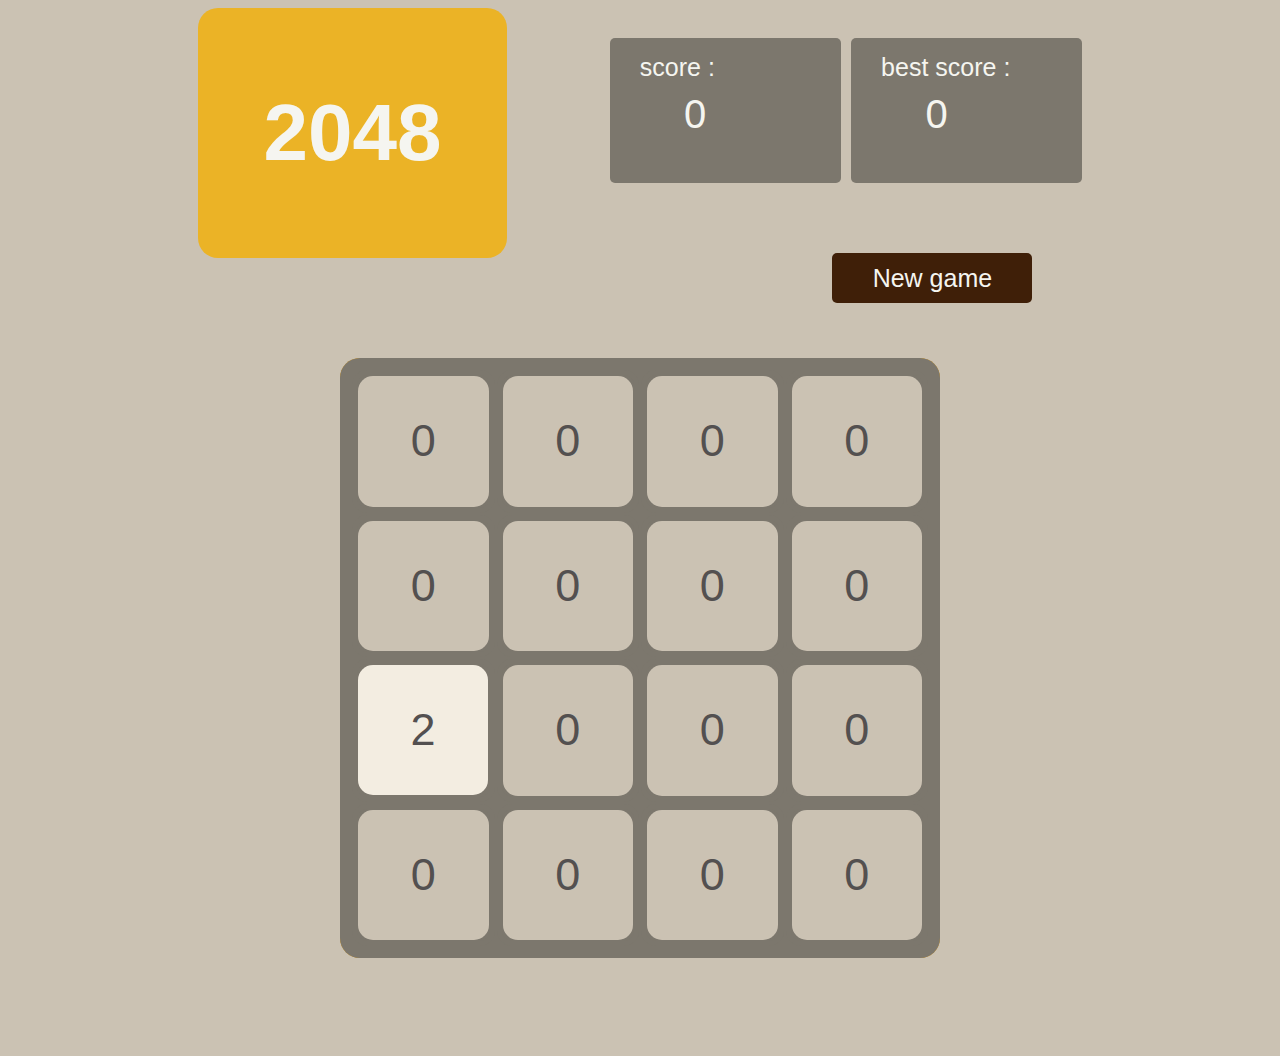
<file: index.html>
<!DOCTYPE html>
<html lang="en">

<head>
    <meta charset="UTF-8">
    <meta http-equiv="X-UA-Compatible" content="IE=edge">
    <meta name="viewport" content="width=device-width, initial-scale=1.0">
    <title>2048</title>
    <link rel="icon" type="image/png" href="icon.png">
    <link rel="stylesheet" href="./project.css">
    <link rel="stylesheet" href="./responsive.css">
</head>

<body>
    <div id="topSection">
        <div id="title">2048</div>
        <div id="scoreSection">
            <div id="scoreFrame">
                score :
                <div id="score"></div>
            </div>
            <div id="bestScoreFrame">
                best score :
                <div id="bestScore"></div>
            </div>
        </div>
        <div id="buttonContainer">
            <button id="reButton" onclick="newGame()">New game</button>
        </div>
    </div>
    
    <div id="scorePlus">0</div>

    <div id="alertFrame">
        <table id="field"> </table>
        <div id="alert">
            <div id="gameover">Game Over</div><br>
            <button id="gameReButton" onclick="newGame()">try again</button>
        </div>
        <div id="win">
            <div id="youWin">You win!</div><br>
            <button id="winReButton" onclick="newGame()">try again</button>
        </div>
    </div>

    <script src="project.js"></script>
    <br><br><br><br><br>



</body>

</html>
</file>
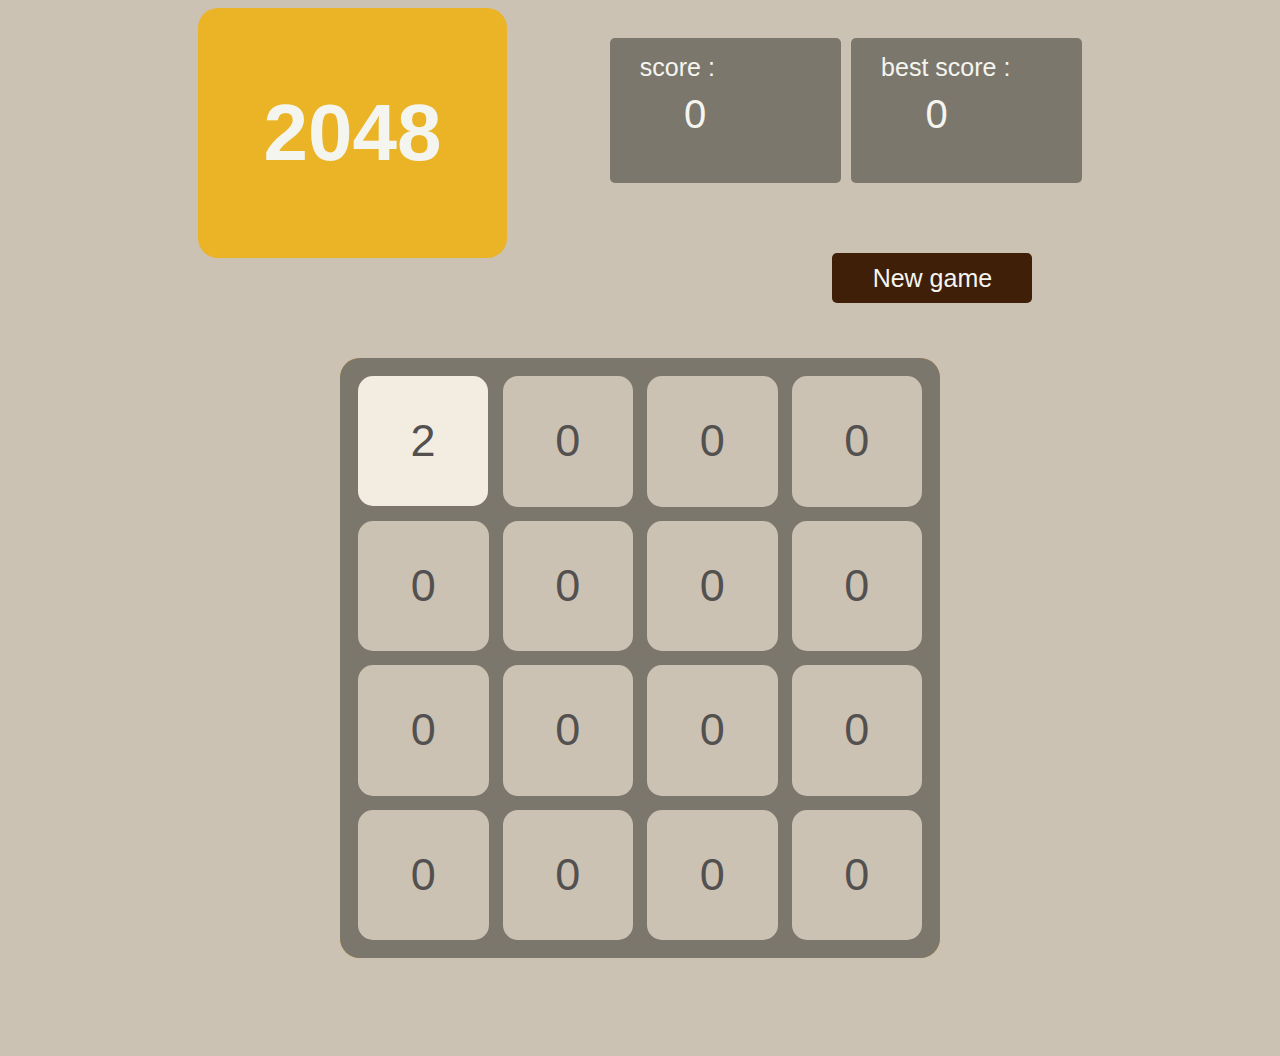
<file: project.html>
<!DOCTYPE html>
<html lang="en">

<head>
    <meta charset="UTF-8">
    <meta http-equiv="X-UA-Compatible" content="IE=edge">
    <meta name="viewport" content="width=device-width, initial-scale=1.0">
    <title>2048</title>
    <link rel="icon" type="image/png" href="icon.png">
    <link rel="stylesheet" href="./project.css">
    <link rel="stylesheet" href="./responsive.css">
</head>

<body>
    <div id="topSection">
        <div id="title">2048</div>
        <div id="scoreSection">
            <div id="scoreFrame">
                score :
                <div id="score"></div>
            </div>
            <div id="bestScoreFrame">
                best score :
                <div id="bestScore"></div>
            </div>
        </div>
        <div id="buttonContainer">
            <button id="reButton" onclick="newGame()">New game</button>
        </div>
    </div>
    
    <div id="scorePlus">0</div>

    <div id="alertFrame">
        <table id="field"> </table>
        <div id="alert">
            <div id="gameover">Game Over</div><br>
            <button id="gameReButton" onclick="newGame()">try again</button>
        </div>
        <div id="win">
            <div id="youWin">You win!</div><br>
            <button id="winReButton" onclick="newGame()">try again</button>
        </div>
    </div>

    <script src="project.js"></script>
    <br><br><br><br><br>



</body>

</html>
</file>
<file: project.css>
*{
    font-family: 'Franklin Gothic Medium', 'Arial Narrow', Arial, sans-serif;
}
*:hover{
    cursor: default;
}
body {
    background-color: #CBC2B3;
    position: relative;
}
#title {
    font-size: 80px;
    font-weight: 700;
    text-align: center;
    background-color: #ebb326;
    border-radius: 20px;
    width: 35%;
    height: 250px;
    float: left;
    display: flex;
    align-items: center;
    justify-content: center;
    color: #f5f5f0;
    transition: background-color 3s, color 3s;
}
#title:hover{
    background-color: #f5f5f0;
    color: #ebb326;
}
.cell {
    border-radius: 15px;
    color: rgb(83, 80, 80);
    text-align:center;
    width: 130px;
    height: 130px;
    font-size: 45px;
    border: 5px #7c776d solid;   
}
.tBlock{
    width: 100%;
    height: 100%;
    border-radius: 15px;
    display: flex;
    justify-content: center;
    align-items: center;
}
#alertFrame {
    margin: auto;
    width: 600px;
    height: 600px;
    position: relative;
}

#field {
    position: absolute;
    padding: 10px;
    background-color: #7c776d;
    width: 100%;
    height: 100%;
    border-radius: 20px;
    margin-bottom: 50px;
    z-index: 4;
}
@keyframes winAnimate {
    from {background: #ffffff00; z-index: 4;}
    to {background-color: #e29a0ba1; z-index: 10;}
}
@keyframes winTextAnimate {
    from {color: #ffffff00;}
    to {color: rgba(247, 242, 214, 0.87);}
}
@keyframes winBtnAnimate {
    from {background: #ffffff00; color: #ffffff00;}
    to {background-color: rgb(63, 31, 8) ; color: rgba(247, 242, 214, 0.87);}
}
#win{
    position: absolute;
    width: 100%;
    height: 100%;
    border-radius: 20px;
    background-color: #e29a0ba1;
    
}
#youWin{
    font-size: 80px;
    color: rgba(247, 242, 214, 0.87);
    position: absolute;
    left: 27%;
    top: 35%;
}
#winReButton{
    background-color:rgb(63, 31, 8) ;
    color: #f5f5f0;
    font-size: 25px;
    height: 50px;
    width: 120px;
    border: #ffffff00;
    border-radius: 10px;
    position: absolute;
    left: 40%;
    top: 55%;
    cursor: pointer;
}
@keyframes overAnimate {
    from {background: #ffffff00; z-index: 4;}
    to {background-color: #e29a0ba1; z-index: 10;}
}
@keyframes overTextAnimate {
    from {color: #ffffff00;}
    to {color: rgba(247, 242, 214, 0.87);}
}
@keyframes overBtnAnimate {
    from {background: #ffffff00; color: #ffffff00;}
    to {background-color: rgb(63, 31, 8) ; color: rgba(247, 242, 214, 0.87);}
}
#alert {
    background-color: #e29a0ba1;
    width: 100%;
    height: 100%;
    border-radius: 20px;
    position: absolute; 
}
#gameover{
    font-size: 80px;
    color: rgba(247, 242, 214, 0.87);
    position: absolute;
    left: 18%;
    top: 35%;
}
#gameReButton{
    background-color:rgb(63, 31, 8) ;
    color: #f5f5f0;
    font-size: 25px;
    height: 50px;
    width: 120px;
    border: #ffffff00;
    border-radius: 10px;
    position: absolute;
    left: 40%;
    top: 55%;
    cursor: pointer;
}
#topSection{
    margin: auto;
    margin-bottom: 150px;
    height: 200px;
    width: 70%; 
    
}
#reButton {
    height: 50px;
    width: 200px;
    margin-right: 50px;
    border: #ffffff00;
    background-color: rgb(63, 31, 8);
    font-size: 25px;
    color: #f5f5f0;
    border-radius: 5px;
    align-self: flex-end;
}
#reButton:hover{
    background-color:rgb(94, 46, 13);
    cursor: pointer;
}
#buttonContainer{
    display: flex;
    height: 120px;
    float:right;
}
#scoreSection{
    padding-top: 30px;
    display: flex;
    justify-content: flex-end;
    font-size: 25px;
    color: #f5f5f0;
}
#scoreFrame{
    height: 130px;
    width: 35%;
    border: #ffffff00;
    background-color: #7c776d;
    border-radius: 5px;
    padding-top: 15px;
    padding-left: 30px;
}
#score{
    padding: 10px 10px 10px 22%;
    font-size: 40px;
}
#bestScoreFrame{
    height: 130px;
    width: 35%;
    border: #ffffff00;
    background-color: #7c776d;
    border-radius: 5px;
    padding-top: 15px;
    padding-left: 30px;
    margin-left: 10px;
}
#bestScore{
    padding: 10px 10px 10px 22%;
    font-size: 40px;
}
#scorePlus{
    color: rgba(0, 0, 0, 0.664);
    font-size: 40px;
    position: absolute;
    display: none;
}
</file>
<file: responsive.css>
@media screen and (max-width: 900px) {
    #topSection {
        margin-bottom: 370px;
    }

    #title {
        width: 98%;
        font-size: 120px;
    }

    #scoreSection {
        clear: both;
        justify-content: center;
        width: 98%;
        font-size: 20px;
    }

    #scoreFrame {
        width: 50%;
    }

    #bestScoreFrame {
        width: 50%;
    }

    #alertFrame {
        width: 500px;
        height: 500px;
    }

    .cell {
        font-size: 35px;
        width: 106px; 
        height: 106px;
    }

    #score {
        padding: 30px 10px 10px 13%;
        font-size: 35px;
    }

    #bestScore {
        padding: 30px 10px 10px 13%;
        font-size: 35px;
    }

    #gameover {
        left: 11%;
    }

    #gameReButton {
        left: 37%;
    }

    #youWin {
        left: 22%;
    }

    #winReButton {
        left: 37%;
    }
    #buttonContainer{
        height: 100px;
    }
}

@media screen and (max-width: 500px){
    #alertFrame {
        width: 350px;
        height: 350px;
    }
    .cell{
        font-size: 20px;
        border: 1px #7c776d solid;  
        width: 76px; 
        height: 76px;
    }
    #score {
        padding: 30px 10px 10px 7%;
        font-size: 30px;
    }

    #bestScore {
        padding: 30px 10px 10px 7%;
        font-size: 30px;
    }
    #gameover {
        font-size: 60px;
        left: 10%;
    }
    #gameReButton {
        top:60%;
        left: 33%;
    }
    #youWin {
        font-size: 60px;
        left: 20%;
    }
    #winReButton {
        top:60%;
        left: 33%;
    }
}
</file>
